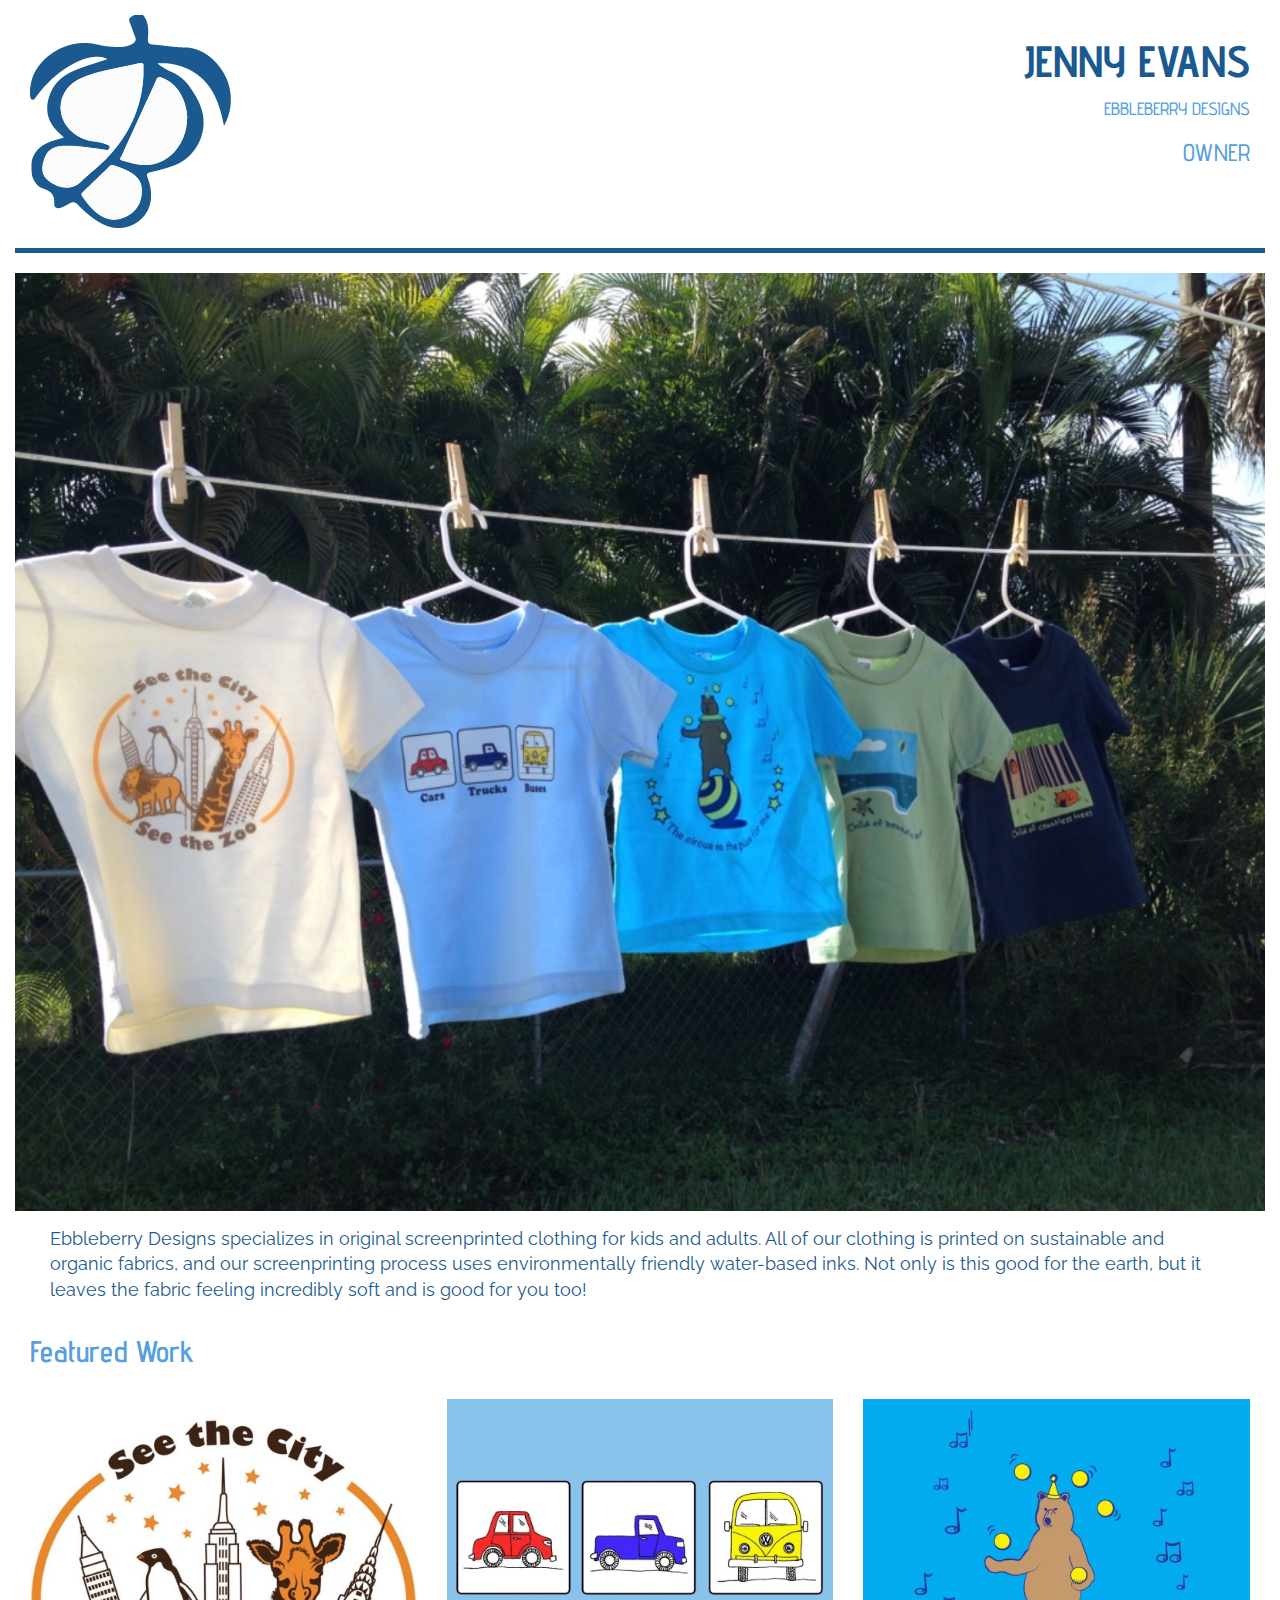
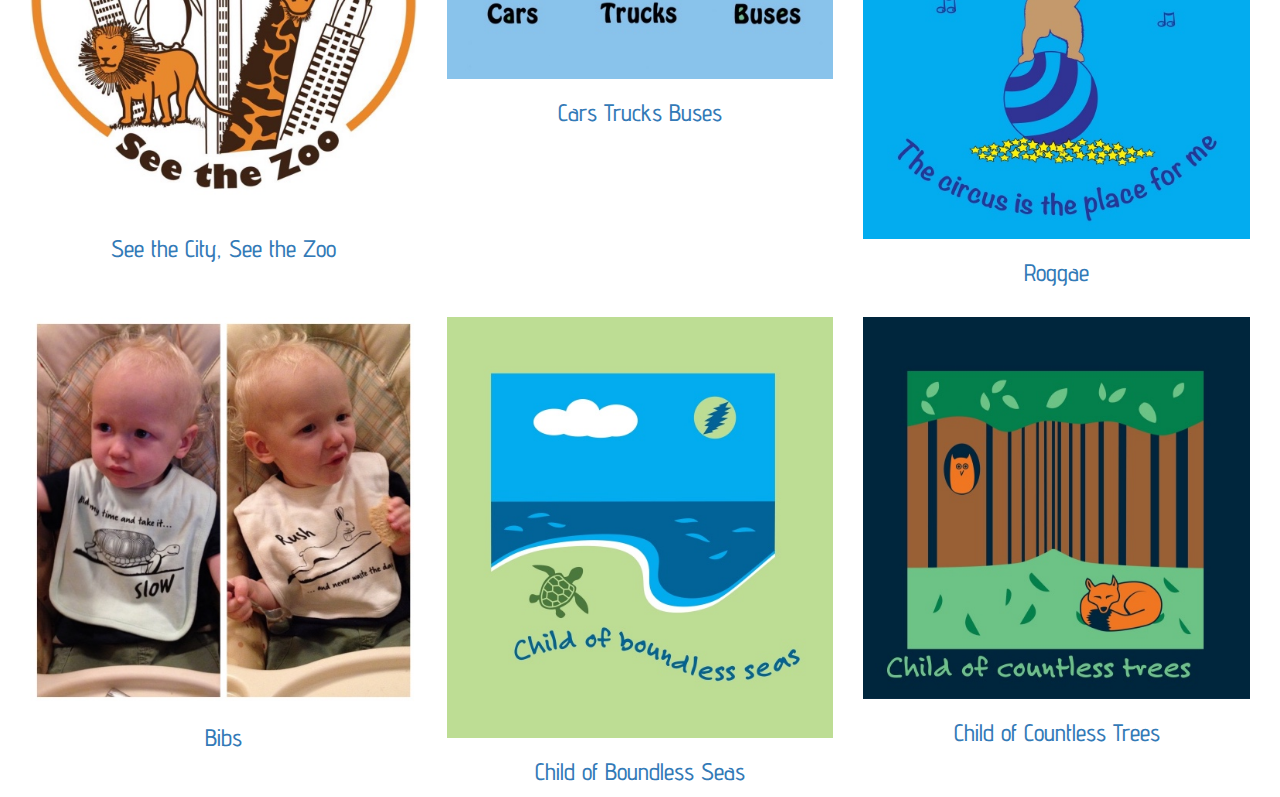
<file: Framework/index.html>
<!DOCTYPE html>
<html lang="en">
<head>
	<meta charset="utf-8">
	<meta name="viewport" content="width=device-width, initial-scale=1.0">
	<link href="css/style.css" rel="stylesheet">
	<link rel="stylesheet" media="screen and (min-width:501px) and (max-width:799px)" href="css/over501under799.css">
	<link rel="stylesheet" media="screen and (min-width:800px)" href="css/over800.css">
	<link href="css/bootstrap.css" rel="stylesheet">
  	<link href="css/bootstrap-theme.css" rel="stylesheet">
	<link href="https://fonts.googleapis.com/css?family=Advent+Pro:100,200,300,400,500,600,700" rel="stylesheet">
	<link href="https://fonts.googleapis.com/css?family=Raleway" rel="stylesheet">
	<title>My Portfolio</title>
</head>
<body class="container-fluid">
	<!--header intro -->
	<header class="row">
		<div class="col-md-6" id="logo">
			<img src="img/logo_darkblue.png" alt="Ebbleberry Designs logo">
		</div>
		<div class="col-md-6" id="intro">
			<h1 id="name">Jenny Evans</h1>
			<h4 id="company">Ebbleberry Designs</h4>
			<h3 id="title">Owner</h3>
		</div>
	</header>
	<!--line -->
	<section class="row">
		<div class="col-md-1" id="dividerline">
			<hr id="topline">
		</div>
	</section>
	<!--banner picture -->
	<section class="row">
		<div class="col-md-12" id="bannerpic">
			<picture>
				<source media="(min-width: 501px) and (max-width: 800px)" srcset="img/shirts_on_line_medium.jpg">
				<source media="(max-width: 500px)" srcset="img/shirts_on_line_small.jpg">
				<img src="img/shirts_on_line.jpg" alt="T-shirts hanging on a clothesline">
			</picture>
		</div>
	</section>
	<!-- text description -->
	<section class="row">
		<div class="col-md-12">
			<article id="description">
				<p>Ebbleberry Designs specializes in original screenprinted clothing for kids and adults.  All of
				our clothing is printed on sustainable and organic fabrics, and our screenprinting
				process uses environmentally friendly water-based inks.  Not only is this good for the
				earth, but it leaves the fabric feeling incredibly soft and is good for you too!</p>
			</article>
		</div>
	</section>
	<!--Featured Work -->
	<section class="row">
		<div class="col-md-12">
			<h2 id="work">Featured Work</h2>
		</div>
	</section>
	<!-- Individual design boxes, each box represents one project with link to Etsy -->
	<main>
		<section class="row">
			<article id="app1">
				<div class="col-md-4 app">
					<img src="img/slave.jpg" srcset="img/slave_small.jpg 500w,
					img/slave_medium.jpg 750w, img/slave.jpg 1000w"
					sizes="(min-width: 800px) 33.3vw, (min-width:501px) and (max-width: 800px) 100vw"
					alt="See the City, See the Zoo t-shirt">
					<h3>
						<a class="apptitle" href=
						"https://www.etsy.com/listing/199086500/see-the-city-see-the-zoo-phish-kids?ref=shop_home_active_2"
						target="_blank">See the City, See the Zoo</a>
					</h3>
				</div>
			</article>
			<article id="app2">
				<div class="col-md-4 app">
					<img src="img/CTB.jpg" srcset="img/CTB_small.jpg 500w,
					img/CTB_medium.jpg 750w, img/CTB.jpg 1000w" sizes="(min-width: 800px) 33.3vw,
					(min-width:501px) and (max-width: 800px) 50vw" alt="Cars Trucks Buses t-shirt">
					<h3>
						<a class="apptitle" href=
						"https://www.etsy.com/listing/199085548/kids-phish-cars-trucks-buses-onesie-or-t?ref=shop_home_active_1"
						target="_blank">Cars Trucks Buses</a>
					</h3>
				</div>
			</article>
			<article id="app3">
				<div class="col-md-4 app">
					<img src="img/Roggae.jpg" srcset="img/Roggae_small.jpg 500w,
					img/Roggae_medium.jpg 750w, img/Roggae.jpg 1000w" sizes="(min-width: 800px) 33.3vw,
					(min-width:501px) and (max-width: 800px) 50vw" alt="Roggae t-shirt">
					<h3>
						<a class="apptitle" href=
						"https://www.etsy.com/listing/207235351/roggae-circus-phish-kids-shirt-or-onesie?ref=shop_home_active_4"
						target="_blank">Roggae</a>
					</h3>
				</div>
			</article>
		</section>
		<section class="row">
			<article id="app4">
				<div class="col-md-4 app">
					<img src="img/bibs_collage.jpg" srcset="img/bibs_collage_small.jpg 500w,
					img/bibs_collage_medium.jpg 750w, img/bibs_collage.jpg 1000w" sizes="(min-width: 800px) 33.3vw,
					(min-width:501px) and (max-width: 800px) 100vw" alt="Two Bibs">
					<h3>
						<a class="apptitle" href=
						"https://www.etsy.com/listing/243149555/phish-take-it-slow-tortoise-bib?ref=shop_home_active_74"
						target="_blank">Bibs</a>
					</h3>
				</div>
			</article>
			<article id="app5">
				<div class="col-md-4 app">
					<img src="img/boundless_seas.jpg" srcset="img/boundless_seas_small.jpg 500w,
					img/boundless_seas_medium.jpg 750w, img/boundless_seas.jpg 1000w" sizes="(min-width: 800px) 33.3vw,
					(min-width:501px) and (max-width: 800px) 50vw" alt="Cassidy Boundless Seas t-shirt">
					<h3>
						<a class="apptitle" href=
						"https://www.etsy.com/listing/243254332/grateful-dead-child-of-boundless-seas?ref=shop_home_active_3"
						target="_blank">Child of Boundless Seas</a>
					</h3>
				</div>
			</article>
			<article id="app6">
				<div class="col-md-4 app">
					<img src="img/countless_trees.jpg" srcset="img/countless_trees_small.jpg 500w,
					img/countless_trees_medium.jpg 750w, img/countless_trees.jpg 1000w" sizes="(min-width: 800px) 33.3vw,
					(min-width:501px) and (max-width: 800px) 50vw" alt="Countless Trees t-shirt">
					<h3>
						<a class="apptitle" href=
						"https://www.etsy.com/listing/243146573/grateful-dead-child-of-countless-trees?ref=shop_home_active_13"
						target="_blank">Child of Countless Trees</a>
					</h3>
				</div>
			</article>
		</section>
	</main>
</body>
</file>
<file: Framework/css/style.css>
img,
embed,
object,
video {
  max-width: 100%;
}

header {
  padding-top: 15px;
}

.row {
  display: flex;
  flex-wrap: wrap;
  margin: auto;
}

#logo {
  width: 100%;
  text-align: center;
}

#intro {
  text-align: center;
  text-transform: uppercase;
  width: 100%;
}

#logopic {
  padding: 10px;
  margin: auto;
}

#name {
  font-family: "Advent Pro", sans-serif;
  font-weight: 700;
  font-size: 44px;
  color: #1b5a90;
  line-height: 1.2em;
}

#company,
#title {
  font-family: "Advent Pro", sans-serif;
  line-height: 1.2em;
  color: #569fde;
}

#dividerline {
  width: 100%;
  padding: 0px 0px 0px;
}

#topline {
  border-top: 5px solid #1b5a90;
}

#bannerpic {
  width: 100%;
  padding: 0px 0px 0px;
}

#description {
  font-size: 18px;
  font-family: "Raleway", sans-serif;
  color: #1b5a90;
  margin: 15px 10px 10px;
}

#work {
  font-family: "Advent Pro", sans-serif;
  font-weight: 600;
  color: #569fde;
  line-height: 1.2em;
}

.col-md-4 {
  margin-top: 20px;
}

.app {
  text-align: center;
  font-family: "Advent Pro", sans-serif;
  width: 100%;
  vertical-align: middle;
  color: #1b5a90;
}

.apptitle {
  margin-top: 10px;
  line-height: 1.2em;
}
</file>
<file: Framework/css/over501under799.css>
#app2,
#app3,
#app5,
#app6 {
  width: 50%;
}

#intro {
  text-align: right;
  text-transform: uppercase;
  width: 50%;
}

#logo {
  width: 50%;
  text-align: left;
}
</file>
<file: Framework/css/over800.css>
#app1,
#app2,
#app3,
#app4,
#app5,
#app6 {
  width: calc(100% / 3);
}

#intro {
  text-align: right;
  text-transform: uppercase;
  width: 50%;
}

#logo {
  width: 50%;
  text-align: left;
}
</file>
